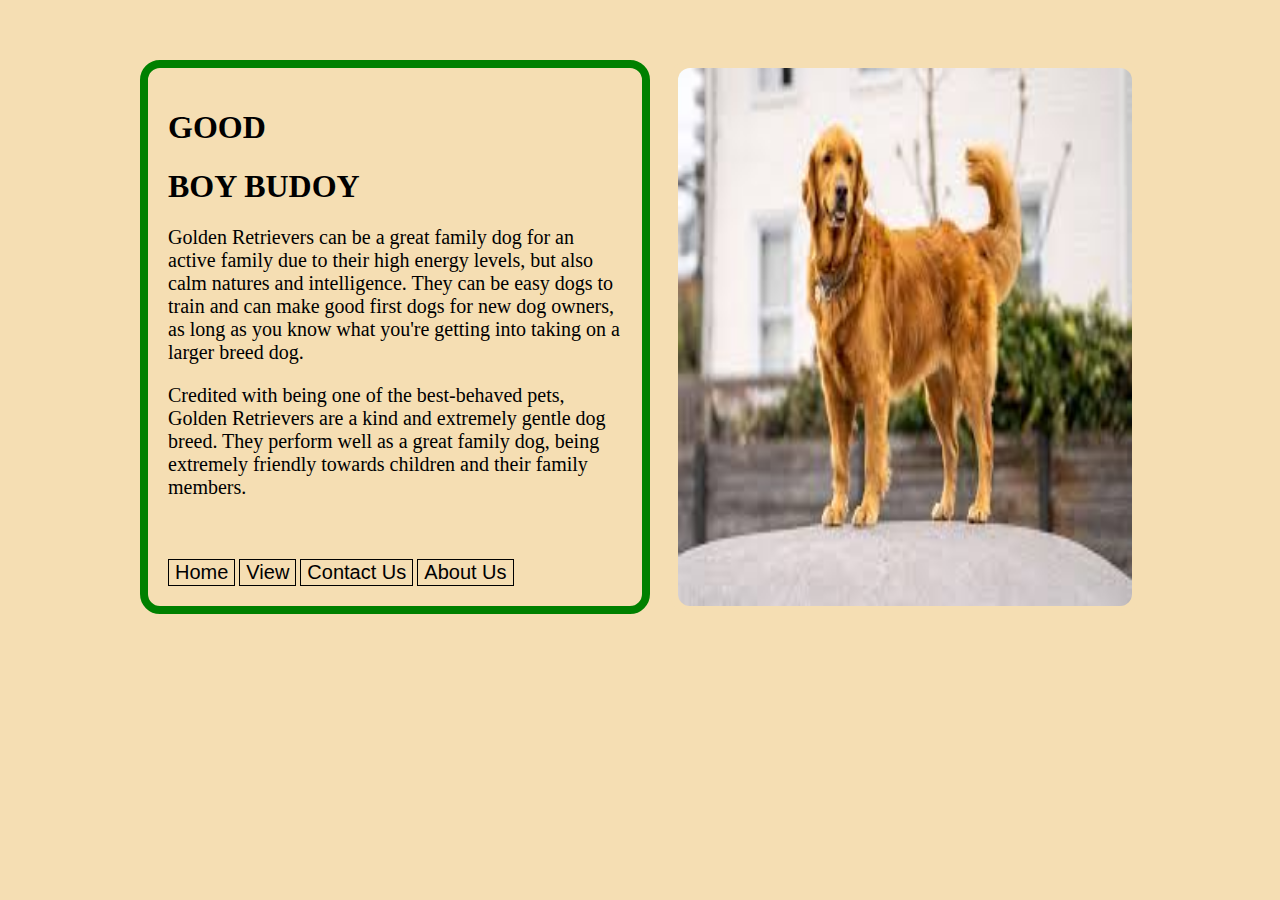
<file: dingpals/sagrado/act1/index.html>
<!DOCTYPE html>
<html lang="en">
<head>
    <meta charset="UTF-8">
    <meta name="viewport" content="width=device-width, initial-scale=1.0">
    <title>Dog Act 3</title>
    <link rel="stylesheet" href="style.css">
</head>
<body>
    <div style="margin-top: 50px; margin-bottom: 50px;">
    <div id="container" class="container"></div>
    </div>
    <script type="module" src="app.js"></script>
</body>
</html>
</file>
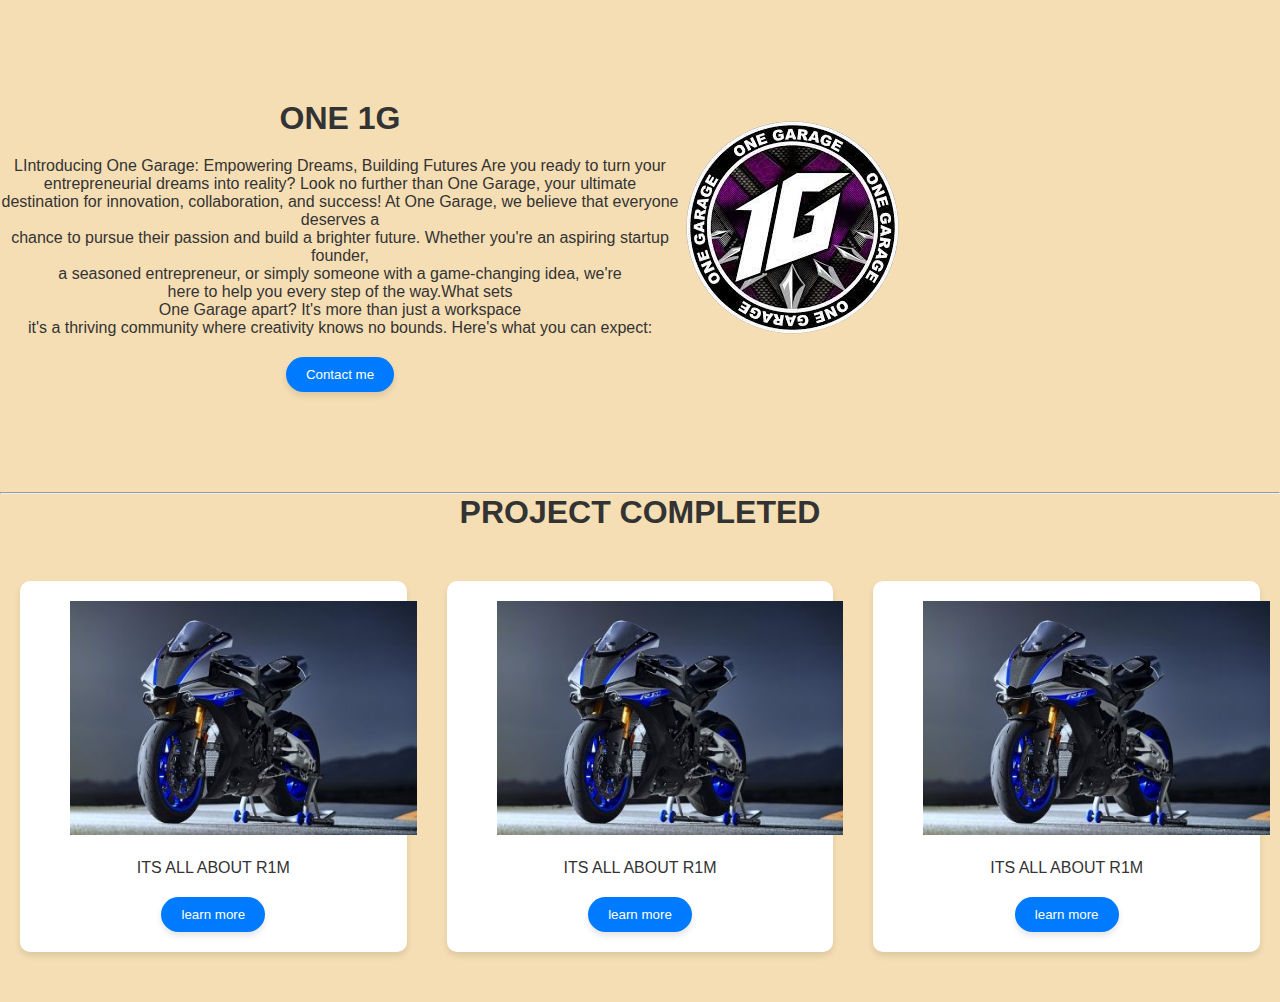
<file: dingpals/sagrado/act2/index.html>
<!DOCTYPE html>
<html lang="en">

<head>
    <meta charset="UTF-8">
    <meta name="viewport" content="width=device-width, initial-scale=1.0">
    <title>Document</title>
    <link rel="stylesheet" href="style.css">
</head>

<body>
    <div id="section1" class="section1"> </div>
    <hr>
    <div id="section3" class="section3"> </div>


    
    <div id="section2" class="section2"></div>





    <script type="module" src="app.js"></script>

    
</body>

</html>
</file>
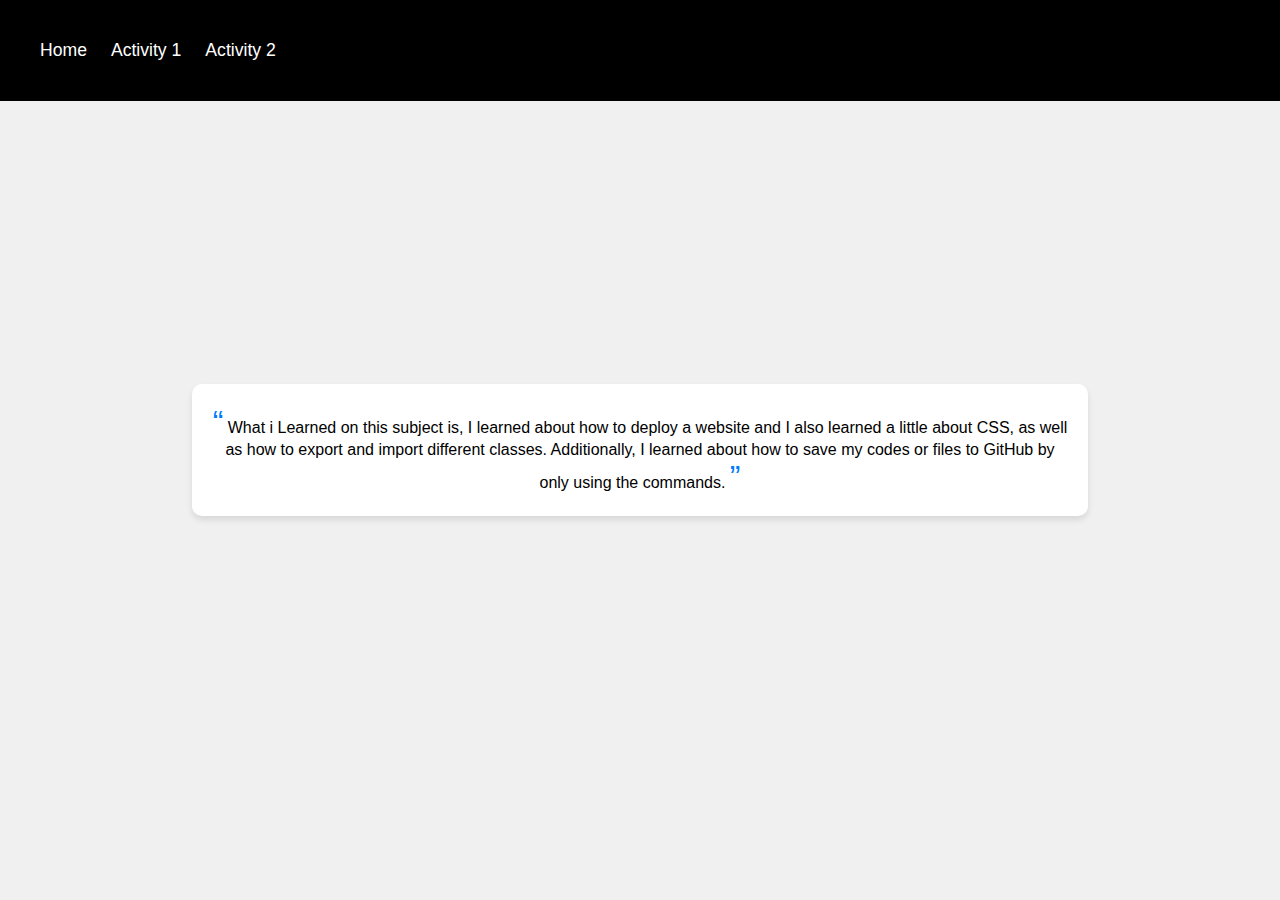
<file: dingpals/sagrado/learn/index.html>
<!DOCTYPE html>
<html lang="en">
<head>
    <meta charset="UTF-8">
    <meta name="viewport" content="width=device-width, initial-scale=1.0">
    <title>Document</title>
    <link rel = "stylesheet" href = "style.css">
</head>
<body>
    <header>
        <ul>
            <li><a href="index.html"> Home </a></li>
            <li><a href="../act1/index.html"> Activity 1</a></li>
            <li><a href="../act2/index.html"> Activity 2</a></li>
        </ul>
    </header>
    <p> What i Learned on this subject is, I learned about how to deploy a website and I also learned a little about CSS, as well as how to export and import different classes. Additionally, I learned about how to save my codes or files to GitHub by only using the commands. </p>
</body>
</html>
</file>
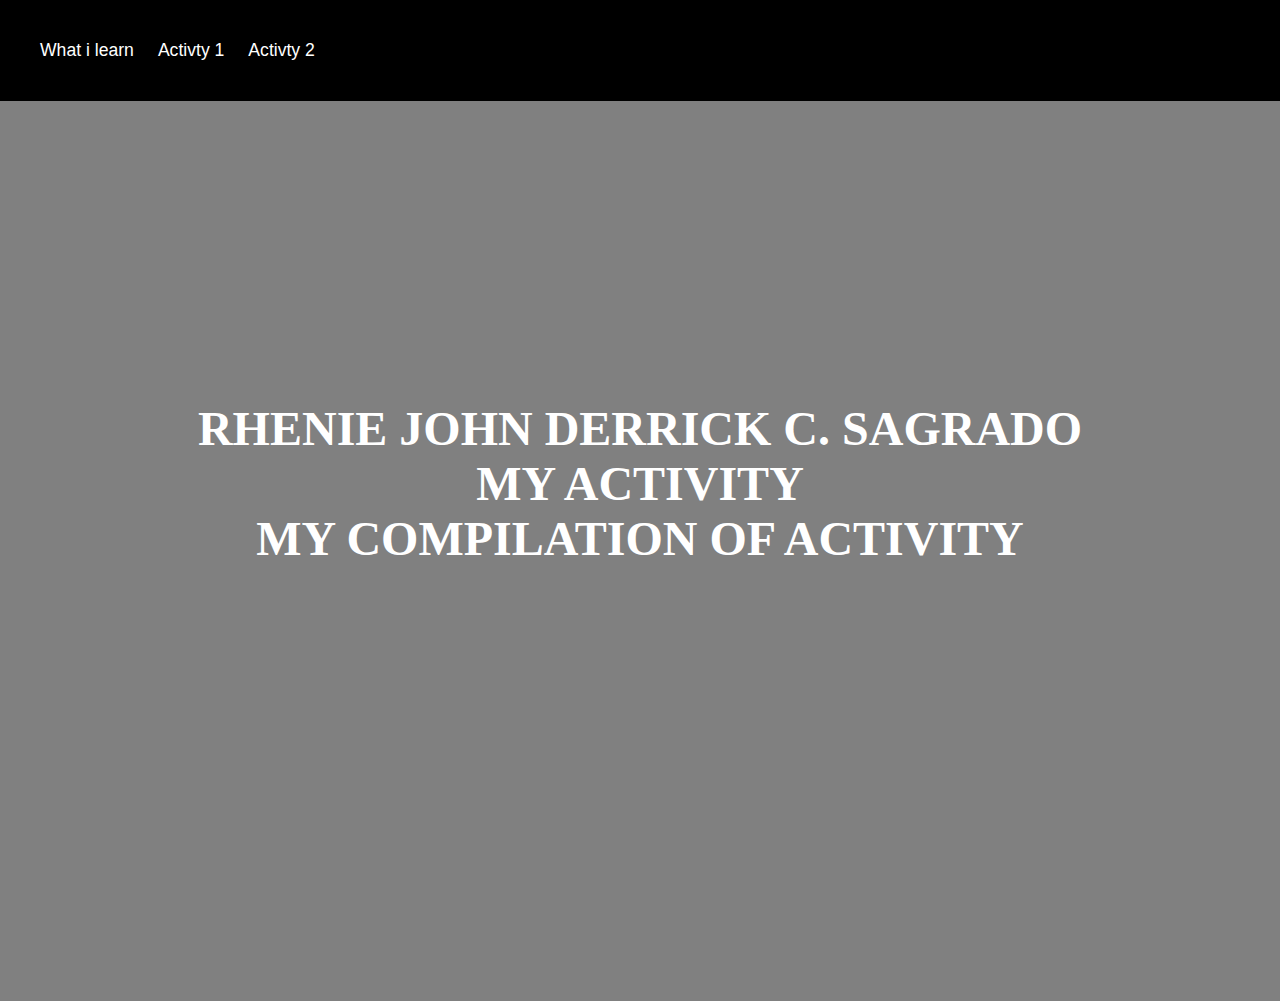
<file: dingpals/sagrado/main.html>
<!DOCTYPE html>
<html lang="en">
<head>
    <meta charset="UTF-8">
    <meta name="viewport" content="width=head, initial-scale=1.0">
    <title>Document</title>
    <link rel="stylesheet" href="mstyle.css">
</head>
</head>
<body>
    <header>
        <ul>
            <li><a href="learn/index.html">What i learn</a></li>
            <li><a href="act1/index.html">Activty 1</a></li>
            <li><a href="act2/index.html">Activty 2 </a></li>
        </ul>
    </header>
    <div class="main">
        <h1>RHENIE JOHN DERRICK C. SAGRADO</h1>
        <h1>MY ACTIVITY</h1>
        <h1>MY COMPILATION OF ACTIVITY</h1>
</body>
</html>
</file>
<file: dingpals/sagrado/act1/style.css>
body {
    background-color: wheat;
}

.container {
    max-width: 1000px;
    margin: 50px auto;
    display: flex;
    padding: 10px 50px;
    border-radius: 20px;
}

img {
    width: 100%;
    height: 100%;
    transition: transform 0.3s; /* Smooth transition for hover effect */
}

img:hover {
    transform: scale(1.05); /* Scale the image slightly on hover */
}

.leftclass {
    width: 50%;
    border: 8px solid green;
    margin-right: 10px;
    padding: 20px;
    border-radius: 20px;
}

.RightClass {
    width: 50%;
    border: 8px solid wheat;
    margin-left: 10px;
    border-radius: 20px;
    overflow: hidden;
}

button {
    border: 1px solid black;
    font-size: 20px;
    color: rgb(0, 0, 0);
    margin-top: 40px;
    background-color: transparent;
    cursor: pointer;
    transition: background-color 0.3s, color 0.3s;
}

button:hover {
    background-color: black;
    color: white;
}

p {
    font-size: 20px;
}
</file>
<file: dingpals/sagrado/learn/style.css>
* {
    padding: 0;
    margin: 0;
    box-sizing: border-box;
}

body {
    font-family: Arial, sans-serif;
    background-color: #f0f0f0;
    animation: colorChange 5s infinite;
    display: flex;
    justify-content: center;
    align-items: center;
    height: 100vh;
}

header {
    padding: 2.5rem;
    background-color: black;
    text-align: right;
    position: fixed;
    top: 0;
    width: 100%;
    z-index: 1000;
    transition: background-color 0.3s;
}

header ul {
    display: flex;
    gap: 1.5rem;
}

header ul li {
    list-style: none;
}

header ul li a {
    text-decoration: none;
    font-size: 1.1rem;
    color: white;
    transition: color 0.3s;
}

header ul li a:hover {
    color: red;
}

.main {
    width: 100%;
    height: 100vh;
    text-align: center;
    padding-top: 300px;
    background-color: gray;
    color: white;
    transition: padding-top 0.3s;
}

p {
    width: 70%;
    padding: 20px;
    background-color: #fff;
    border-radius: 10px;
    box-shadow: 0 4px 6px rgba(0, 0, 0, 0.1);
    transition: transform 0.3s, box-shadow 0.3s;
    text-align: center;
}

p:hover {
    transform: translateY(-5px);
    box-shadow: 0 6px 10px rgba(0, 0, 0, 0.2);
}

p::before {
    content: "\201C"; 
    font-size: 2rem;
    color: #007bff;
}

p::after {
    content: "\201D"; 
    font-size: 2rem;
    color: #007bff;
}

p:hover {
    color: #007bff; 
}

@keyframes colorChange {
    0% { background-color: #dfc4c4; }
    50% { background-color: #bb8787; }
    100% { background-color: #f0f0f0; }
}
</file>
<file: dingpals/sagrado/mstyle.css>
*{
    padding: 0;
    margin: 0;
    box-sizing: border-box;
    animation: colorChange 5s infinite;
}

body{
background-color: black;
font-family: Arial, Helvetica, sans-serif;
animation: colorChange 5s infinite;

}

header {
    padding: 2.5rem;
    background-color: black;
    text-align: right;
}

header ul{
    display: flex;
    gap: 1.5rem;
}

.main{
    width: 100%;
    height: 100vh;
    text-align: center;
    padding-top: 300px;
    background-color: gray;
    color:white;
    font-family: Georgia, 'Times New Roman', Times, serif;
}

a{
    text-decoration: none;
    font-size: 1.1rem;
    color: white;
}

a:hover{
    color: red;
}

li{
    list-style: none;
}

h1{
    font-weight: bold;
    font-size: 3rem;
}

@keyframes colorChange {
    0% { background-color: rgb(53, 3, 77); }
    50% { background-color: rgb(3, 83, 97); }
    100% { background-color: rgb(102, 5, 5); }
}
</file>
<file: dingpals/sagrado/act2/style.css>
/* Global reset */
* {
    padding: 0;
    margin: 0;
    box-sizing: border-box;
}

/* Body styles */
body {
    background-color: #f5deb3; /* Lighter wheat color */
    font-family: 'Arial', sans-serif;
}

/* Section 1 styles */
.sec1con {
    padding: 50px 0;
    text-align: center;
}

.secimg1 {
    width: 100%;
    max-width: 600px;
    margin: 1 auto;
    padding-top: 65px;
}

h1, p {
    color: #333;
    margin-bottom: 20px;
    transition: color 0.3s;

}

h1:hover, p:hover {
    color: #007bff; /* Blue color on hover */
}

/* Section 2 styles */
.section1, .section2 {
    display: flex;
    justify-content: center;
    margin: 50px 0;
}

.section2 img {
    max-width: 90%;
    height: auto;
    margin: 0 30px;
    transition: transform 0.3s; 
}

.zoom {
    padding: 50px;
    background-color: #32cd32; /* Light green background */
    transition: transform .2s; 
    width: 200px;
    height: 200px;
    margin: 0 auto;
    border-radius: 50%; /* Circular shape */
}

.zoom:hover {
    transform: scale(1.1); /* Zoom effect on hover */
}

/* Button styles */
button {
    padding: 10px 20px;
    background-color: #007bff; 
    color: white;
    border: none;
    border-radius: 25px;
    box-shadow: 0 4px 6px rgba(0, 0, 0, 0.1);
    transition: all 0.3s ease;
    cursor: pointer;
    font-family: 'Arial', sans-serif;
}

button:hover {
    background-color: #0056b3; 
    transform: translateY(-2px);
    box-shadow: 0 6px 10px rgba(0, 0, 0, 0.2);
}

/* Card styles */
.cardsec2 {
    background-color: #fff;
    padding: 20px;
    border-radius: 10px;
    box-shadow: 0 4px 6px rgba(0, 0, 0, 0.1);
    margin: 0 20px;
    text-align: center;
}

.cardsec2 img {
    max-width: 100%;
    height: auto;
    margin-bottom: 20px;
    transition: transform 0.3s; 
}

.cardsec2 img:hover {
    transform: scale(1.1); /* Zoom effect on hover */
}

/* Section 3 styles */
.section3 {
    text-align: center;
    margin-bottom: 50px;
}

.section3 h1 {
    color: #333;
    margin-bottom: 20px;
    transition: color 0.3s; /* Smooth color transition */
}

.section3 h1:hover {
    color: #007bff; /* Blue color on hover */
}
</file>
